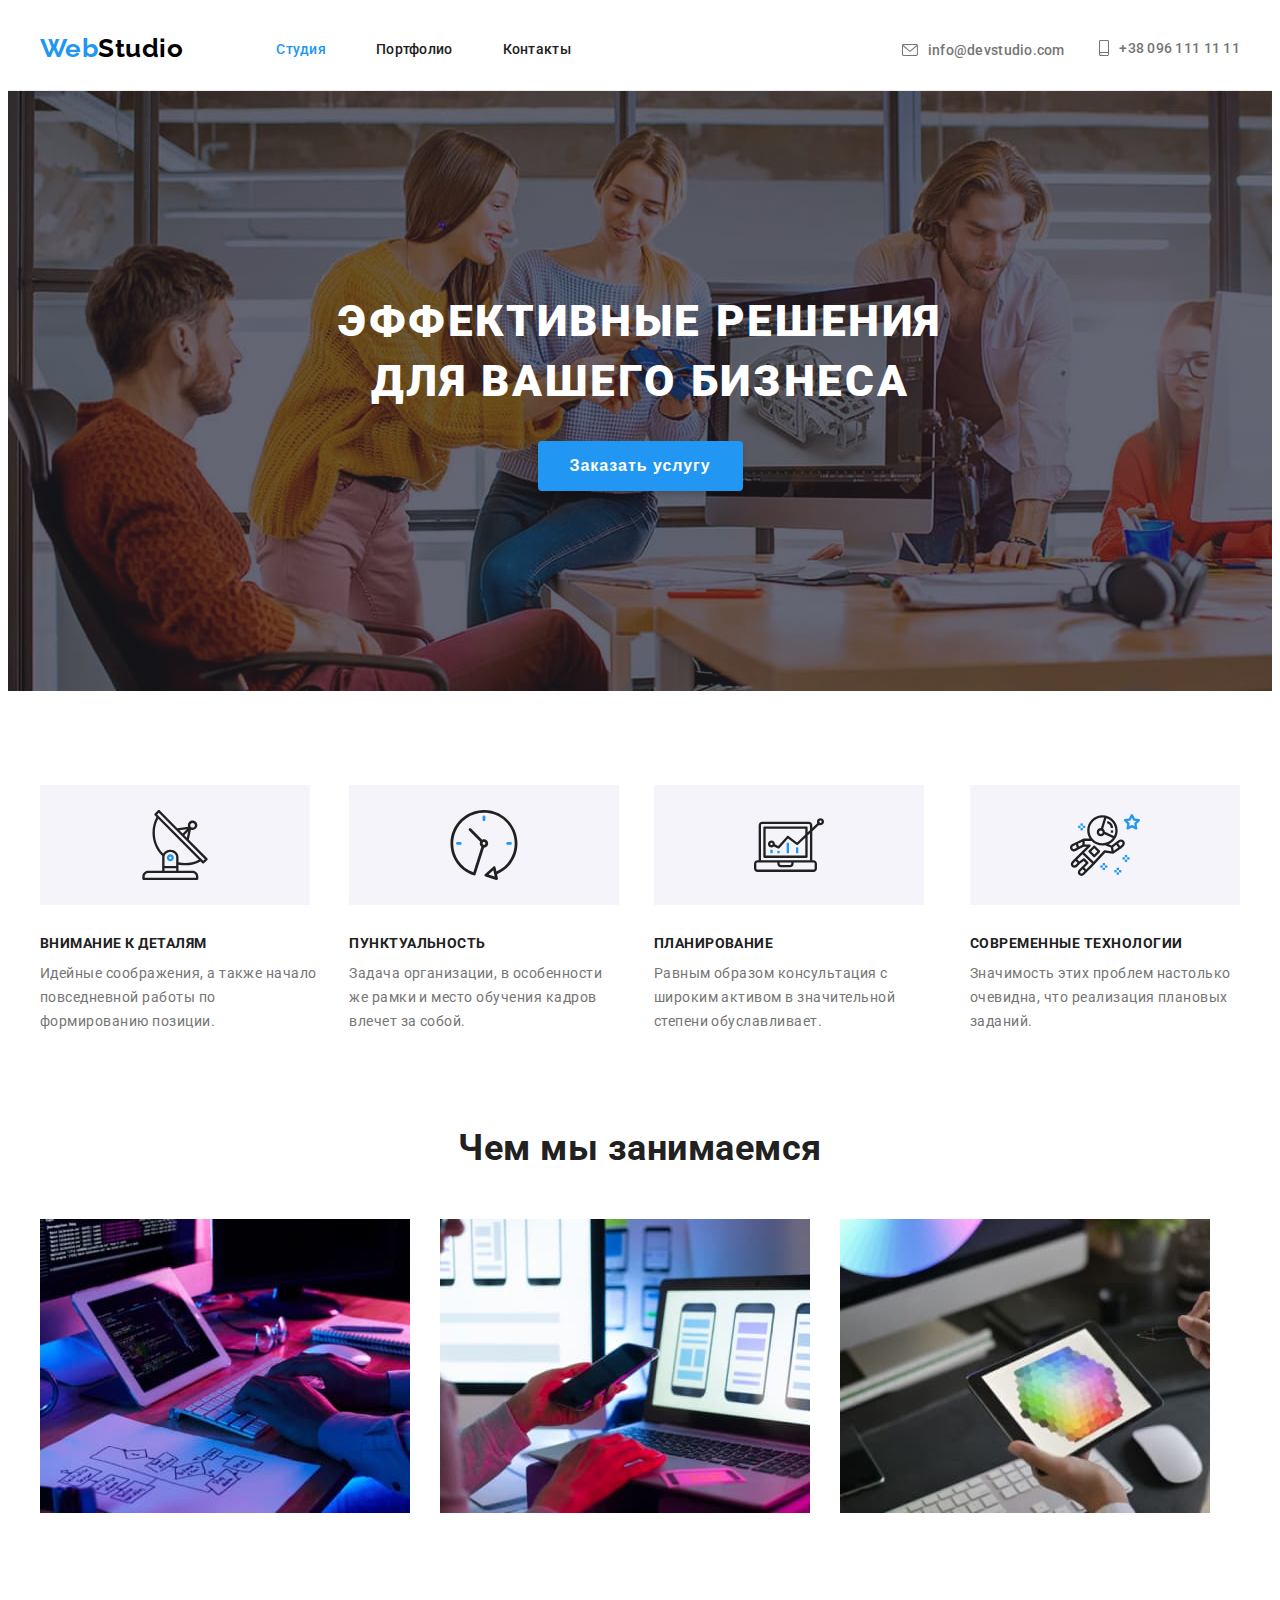
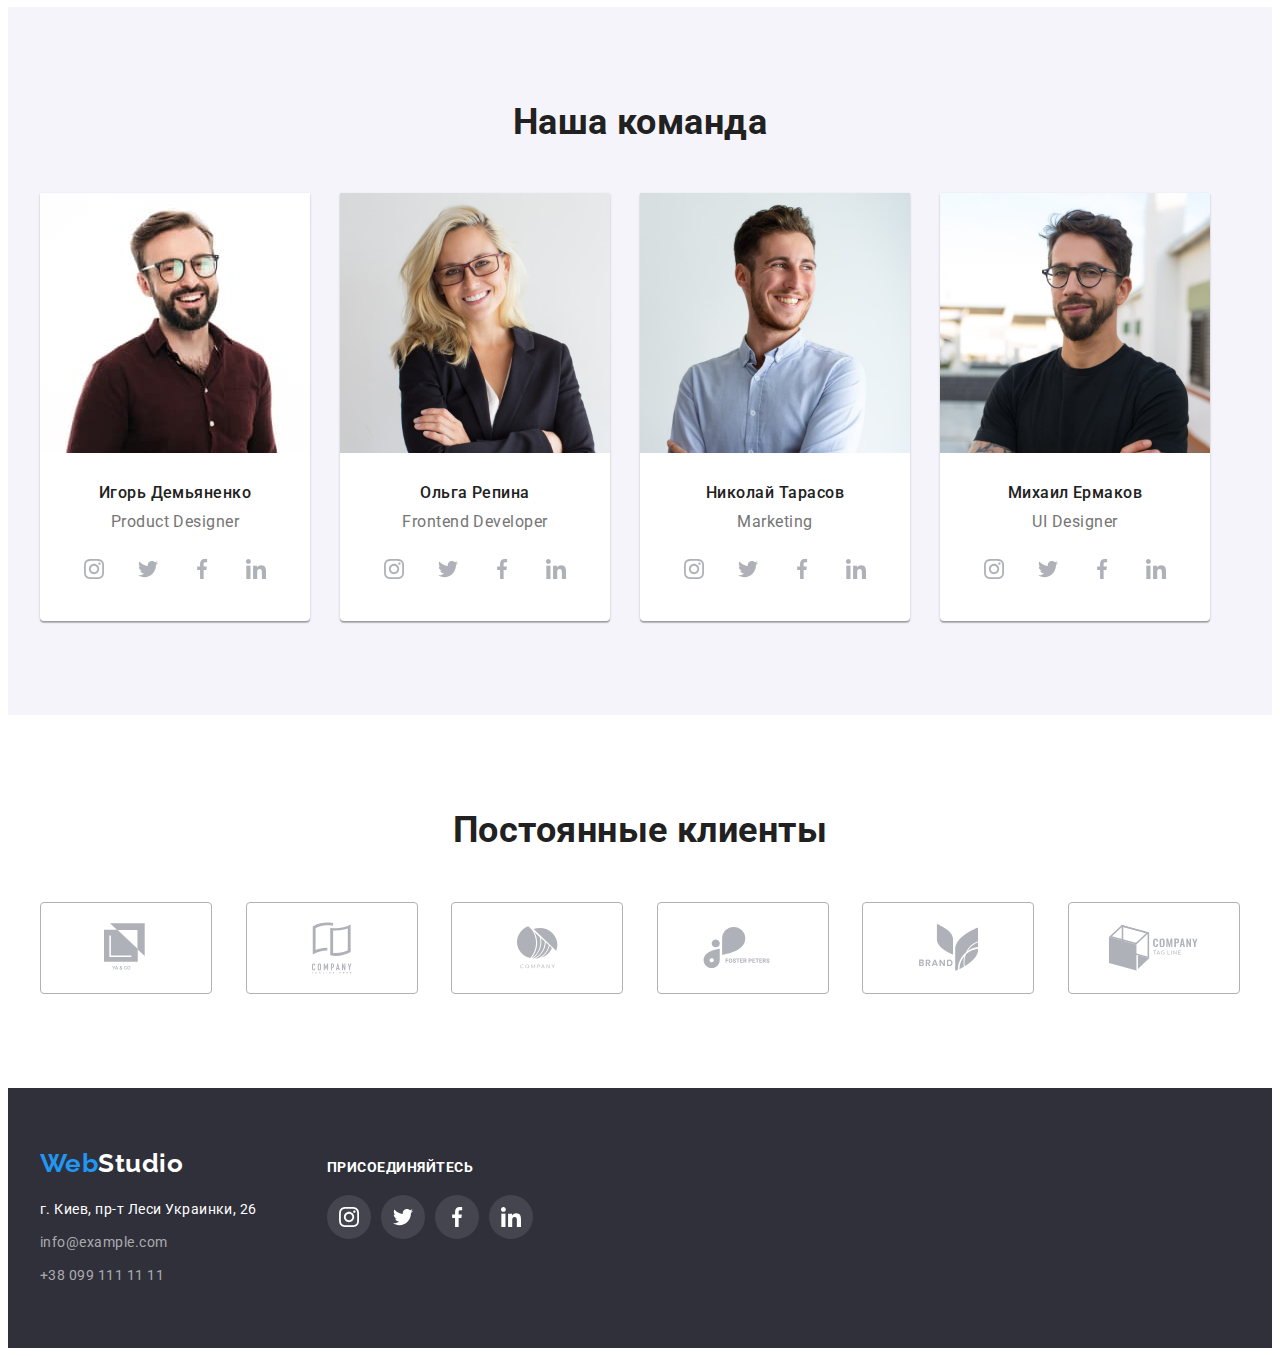
<file: index.html>
<!DOCTYPE html>
<html lang="ru">
  <head>
    <meta charset="UTF-8" />
    <meta name="viewport" content="width=device-width, initial-scale=1.0" />
    <title>WebStudio</title>
    <link rel="preconnect" href="https://fonts.gstatic.com" />
    <link
      href="https://fonts.googleapis.com/css2?family=Raleway:wght@700&family=Roboto:wght@400;500;700;900&display=swap"
      rel="stylesheet"
    />
    <link
      rel="stylesheet"
      href="https://cdnjs.cloudflare.com/ajax/libs/modern-normalize/1.0.0/modern-normalize.min.css"
      integrity="sha512-ISS7cAi1PEhQ8jnbJpJZMd29NlhNj4AWYyLOSp2CE/CsHxTCu+r+t0D2yoJudVrd0/8fTVPUVDzY5Tvli75u/g=="
      crossorigin="anonymous"
    />
    <link rel="stylesheet" href="./css/styles.css" />
  </head>
  <body>
    <!-- Шапка сайта -->
    <header class="header">
      <div class="container">
        <nav class="navigation">
          <a class="logo" href="./index.html"
            >Web<span class="logo-second">Studio</span></a
          >
          <ul class="nav-list">
            <li class="nav-item">
              <a class="nav-link active" href="./index.html">Студия</a>
            </li>
            <li class="nav-item">
              <a class="nav-link" href="./portfolio.html">Портфолио</a>
            </li>
            <li class="nav-item">
              <a class="nav-link" href="">Контакты</a>
            </li>
          </ul>
        </nav>
        <address class="contact-info">
          <a class="contact-item" href="mailto:info@devstudio.com">
            <svg class="icon-envelope" width="16" height="12">
              <use href="./images/sprite.svg#icon-envelope"></use>
            </svg>
            info@devstudio.com</a
          >
          <a class="contact-item" href="tel:+380961111111">
            <svg class="icon-smartphone" width="10" height="16">
              <use href="./images/sprite.svg#icon-smartphone"></use>
            </svg>
            +38 096 111 11 11</a
          >
        </address>
      </div>
    </header>

    <main>
      <!-- Герой -->
      <section class="hero">
        <h1 class="hero-title">Эффективные решения для вашего бизнеса</h1>
        <button class="button" type="button">Заказать услугу</button>
      </section>

      <!-- Преимущества -->
      <section class="advantages section">
        <div class="container">
          <h2 class="visually-hidden">Наши преимущества</h2>
          <ul class="advantages-list">
            <li class="advantages-item">
              <div class="advantages-icons">
                <svg class="adv-icon">
                  <use href="./images/sprite.svg#icon-antenna"></use>
                </svg>
              </div>
              <h3 class="advantages-title">Внимание к деталям</h3>
              <p class="advantages-text">
                Идейные соображения, а также начало повседневной работы по
                формированию позиции.
              </p>
            </li>
            <li class="advantages-item">
              <div class="advantages-icons">
                <svg class="adv-icon">
                  <use href="./images/sprite.svg#icon-clock"></use>
                </svg>
              </div>
              <h3 class="advantages-title">Пунктуальность</h3>
              <p class="advantages-text">
                Задача организации, в особенности же рамки и место обучения
                кадров влечет за собой.
              </p>
            </li>
            <li class="advantages-item">
              <div class="advantages-icons">
                <svg class="adv-icon">
                  <use href="./images/sprite.svg#icon-diagram"></use>
                </svg>
              </div>
              <h3 class="advantages-title">Планирование</h3>
              <p class="advantages-text">
                Равным образом консультация с широким активом в значительной
                степени обуславливает.
              </p>
            </li>
            <li class="advantages-item">
              <div class="advantages-icons">
                <svg class="adv-icon">
                  <use href="./images/sprite.svg#icon-astronaut"></use>
                </svg>
              </div>
              <h3 class="advantages-title">Современные технологии</h3>
              <p class="advantages-text">
                Значимость этих проблем настолько очевидна, что реализация
                плановых заданий.
              </p>
            </li>
          </ul>
        </div>
      </section>

      <!--Чем мы занимаемся-->
      <section class="works">
        <div class="container">
          <h2 class="title">Чем мы занимаемся</h2>
          <ul class="works-list">
            <li class="works-item">
              <a class="works-link" href=""
                ><img
                  class="works-photo"
                  src="images/computer.jpg"
                  alt="создание компьютерных программ"
                  width="370"
                  height="294"
              /></a>
            </li>
            <li class="works-item">
              <a class="works-link" href=""
                ><img
                  class="works-photo"
                  src="images/mobile.jpg"
                  alt="создание мобильных приложений"
                  width="370"
                  height="294"
              /></a>
            </li>
            <li class="works-item">
              <a class="works-link" href=""
                ><img
                  class="works-photo"
                  src="images/ipad.jpg"
                  alt="создание айпад приложений"
                  width="370"
                  height="294"
              /></a>
            </li>
          </ul>
        </div>
      </section>

      <!--Наша команда-->
      <section class="team section">
        <div class="container">
          <h2 class="title">Наша команда</h2>
          <ul class="team-list">
            <li class="team-item">
              <img
                class="team-photo"
                src="images/person-1.jpg"
                alt="Игорь Демьяненко"
                width="270"
                height="260"
              />
              <div class="team-description">
                <h3 class="team-title">Игорь Демьяненко</h3>
                <p class="team-text">Product Designer</p>
                <ul class="social-links">
                  <li class="social-item">
                    <a class="social-link" href="">
                      <svg class="social-icon">
                        <use href="./images/sprite.svg#icon-instagram"></use>
                      </svg>
                    </a>
                  </li>
                  <li class="social-item">
                    <a class="social-link" href="">
                      <svg class="social-icon">
                        <use href="./images/sprite.svg#icon-twitter"></use>
                      </svg>
                    </a>
                  </li>
                  <li class="social-item">
                    <a class="social-link" href="">
                      <svg class="social-icon">
                        <use href="./images/sprite.svg#icon-facebook"></use>
                      </svg>
                    </a>
                  </li>
                  <li class="social-item">
                    <a class="social-link" href="">
                      <svg class="social-icon">
                        <use href="./images/sprite.svg#icon-linkedin"></use>
                      </svg>
                    </a>
                  </li>
                </ul>
              </div>
            </li>
            <li class="team-item">
              <img
                class="team-photo"
                src="images/person-2.jpg"
                alt="Ольга Репина"
                width="270"
                height="260"
              />
              <div class="team-description">
                <h3 class="team-title">Ольга Репина</h3>
                <p class="team-text">Frontend Developer</p>
                <ul class="social-links">
                  <li class="social-item">
                    <a class="social-link" href="">
                      <svg class="social-icon">
                        <use href="./images/sprite.svg#icon-instagram"></use>
                      </svg>
                    </a>
                  </li>
                  <li class="social-item">
                    <a class="social-link" href="">
                      <svg class="social-icon">
                        <use href="./images/sprite.svg#icon-twitter"></use>
                      </svg>
                    </a>
                  </li>
                  <li class="social-item">
                    <a class="social-link" href="">
                      <svg class="social-icon">
                        <use href="./images/sprite.svg#icon-facebook"></use>
                      </svg>
                    </a>
                  </li>
                  <li class="social-item">
                    <a class="social-link" href="">
                      <svg class="social-icon">
                        <use href="./images/sprite.svg#icon-linkedin"></use>
                      </svg>
                    </a>
                  </li>
                </ul>
              </div>
            </li>
            <li class="team-item">
              <img
                class="team-photo"
                src="images/person-3.jpg"
                alt="Николай Тарасов"
                width="270"
                height="260"
              />
              <div class="team-description">
                <h3 class="team-title">Николай Тарасов</h3>
                <p class="team-text">Marketing</p>
                <ul class="social-links">
                  <li class="social-item">
                    <a class="social-link" href="">
                      <svg class="social-icon">
                        <use href="./images/sprite.svg#icon-instagram"></use>
                      </svg>
                    </a>
                  </li>
                  <li class="social-item">
                    <a class="social-link" href="">
                      <svg class="social-icon">
                        <use href="./images/sprite.svg#icon-twitter"></use>
                      </svg>
                    </a>
                  </li>
                  <li class="social-item">
                    <a class="social-link" href="">
                      <svg class="social-icon">
                        <use href="./images/sprite.svg#icon-facebook"></use>
                      </svg>
                    </a>
                  </li>
                  <li class="social-item">
                    <a class="social-link" href="">
                      <svg class="social-icon">
                        <use href="./images/sprite.svg#icon-linkedin"></use>
                      </svg>
                    </a>
                  </li>
                </ul>
              </div>
            </li>
            <li class="team-item">
              <img
                class="team-photo"
                src="images/person-4.jpg"
                alt="Михаил Ермаков"
                width="270"
                height="260"
              />
              <div class="team-description">
                <h3 class="team-title">Михаил Ермаков</h3>
                <p class="team-text">UI Designer</p>
                <ul class="social-links">
                  <li class="social-item">
                    <a class="social-link" href="">
                      <svg class="social-icon">
                        <use href="./images/sprite.svg#icon-instagram"></use>
                      </svg>
                    </a>
                  </li>
                  <li class="social-item">
                    <a class="social-link" href="">
                      <svg class="social-icon">
                        <use href="./images/sprite.svg#icon-twitter"></use>
                      </svg>
                    </a>
                  </li>
                  <li class="social-item">
                    <a class="social-link" href="">
                      <svg class="social-icon">
                        <use href="./images/sprite.svg#icon-facebook"></use>
                      </svg>
                    </a>
                  </li>
                  <li class="social-item">
                    <a class="social-link" href="">
                      <svg class="social-icon">
                        <use href="./images/sprite.svg#icon-linkedin"></use>
                      </svg>
                    </a>
                  </li>
                </ul>
              </div>
            </li>
          </ul>
        </div>
      </section>
    </main>

    <!--Постоянные клиенты-->
    <section class="clients section">
      <div class="container">
        <h2 class="title">Постоянные клиенты</h2>
        <ul class="clients-list">
          <li class="clients-item">
            <a class="clients-link" href="">
              <svg class="clients-icon" width="45" height="50">
                <use href="./images/sprite.svg#icon-logo-1"></use>
              </svg>
            </a>
          </li>
          <li class="clients-item">
            <a class="clients-link" href="">
              <svg class="clients-icon" width="40" height="52">
                <use href="./images/sprite.svg#icon-logo-2"></use>
              </svg>
            </a>
          </li>
          <li class="clients-item">
            <a class="clients-link" href="">
              <svg class="clients-icon" width="41" height="43">
                <use href="./images/sprite.svg#icon-logo-3"></use>
              </svg>
            </a>
          </li>
          <li class="clients-item">
            <a class="clients-link" href="">
              <svg class="clients-icon" width="80" height="42">
                <use href="./images/sprite.svg#icon-logo-4"></use>
              </svg>
            </a>
          </li>
          <li class="clients-item">
            <a class="clients-link" href="">
              <svg class="clients-icon" width="59" height="47">
                <use href="./images/sprite.svg#icon-logo-5"></use>
              </svg>
            </a>
          </li>
          <li class="clients-item">
            <a class="clients-link" href="">
              <svg class="clients-icon" width="89" height="46">
                <use href="./images/sprite.svg#icon-logo-6"></use>
              </svg>
            </a>
          </li>
        </ul>
      </div>
    </section>

    <!-- Футер -->
    <footer class="footer">
      <div class="container">
        <div class="optional">
          <div class="left-side">
            <a class="logo" href="./index.html"
              >Web<span class="logo-second dark">Studio</span></a
            >
            <p class="footer-text">г. Киев, пр-т Леси Украинки, 26</p>
            <address class="footer-contacts">
              <a class="footer-contact-info" href="mailto:info@example.com"
                >info@example.com</a
              >
              <a class="footer-contact-info" href="tel:+380991111111"
                >+38 099 111 11 11</a
              >
            </address>
          </div>
          <div class="join">
            <p class="join-text">присоединяйтесь</p>
            <ul class="social-links">
              <li class="social-join-item">
                <a class="social-link" href="">
                  <svg class="social-icon">
                    <use href="./images/sprite.svg#icon-instagram"></use>
                  </svg>
                </a>
              </li>
              <li class="social-join-item">
                <a class="social-link" href="">
                  <svg class="social-icon">
                    <use href="./images/sprite.svg#icon-twitter"></use>
                  </svg>
                </a>
              </li>
              <li class="social-join-item">
                <a class="social-link" href="">
                  <svg class="social-icon">
                    <use href="./images/sprite.svg#icon-facebook"></use>
                  </svg>
                </a>
              </li>
              <li class="social-join-item">
                <a class="social-link" href="">
                  <svg class="social-icon">
                    <use href="./images/sprite.svg#icon-linkedin"></use>
                  </svg>
                </a>
              </li>
            </ul>
          </div>
        </div>
      </div>
    </footer>
  </body>
</html>
</file>
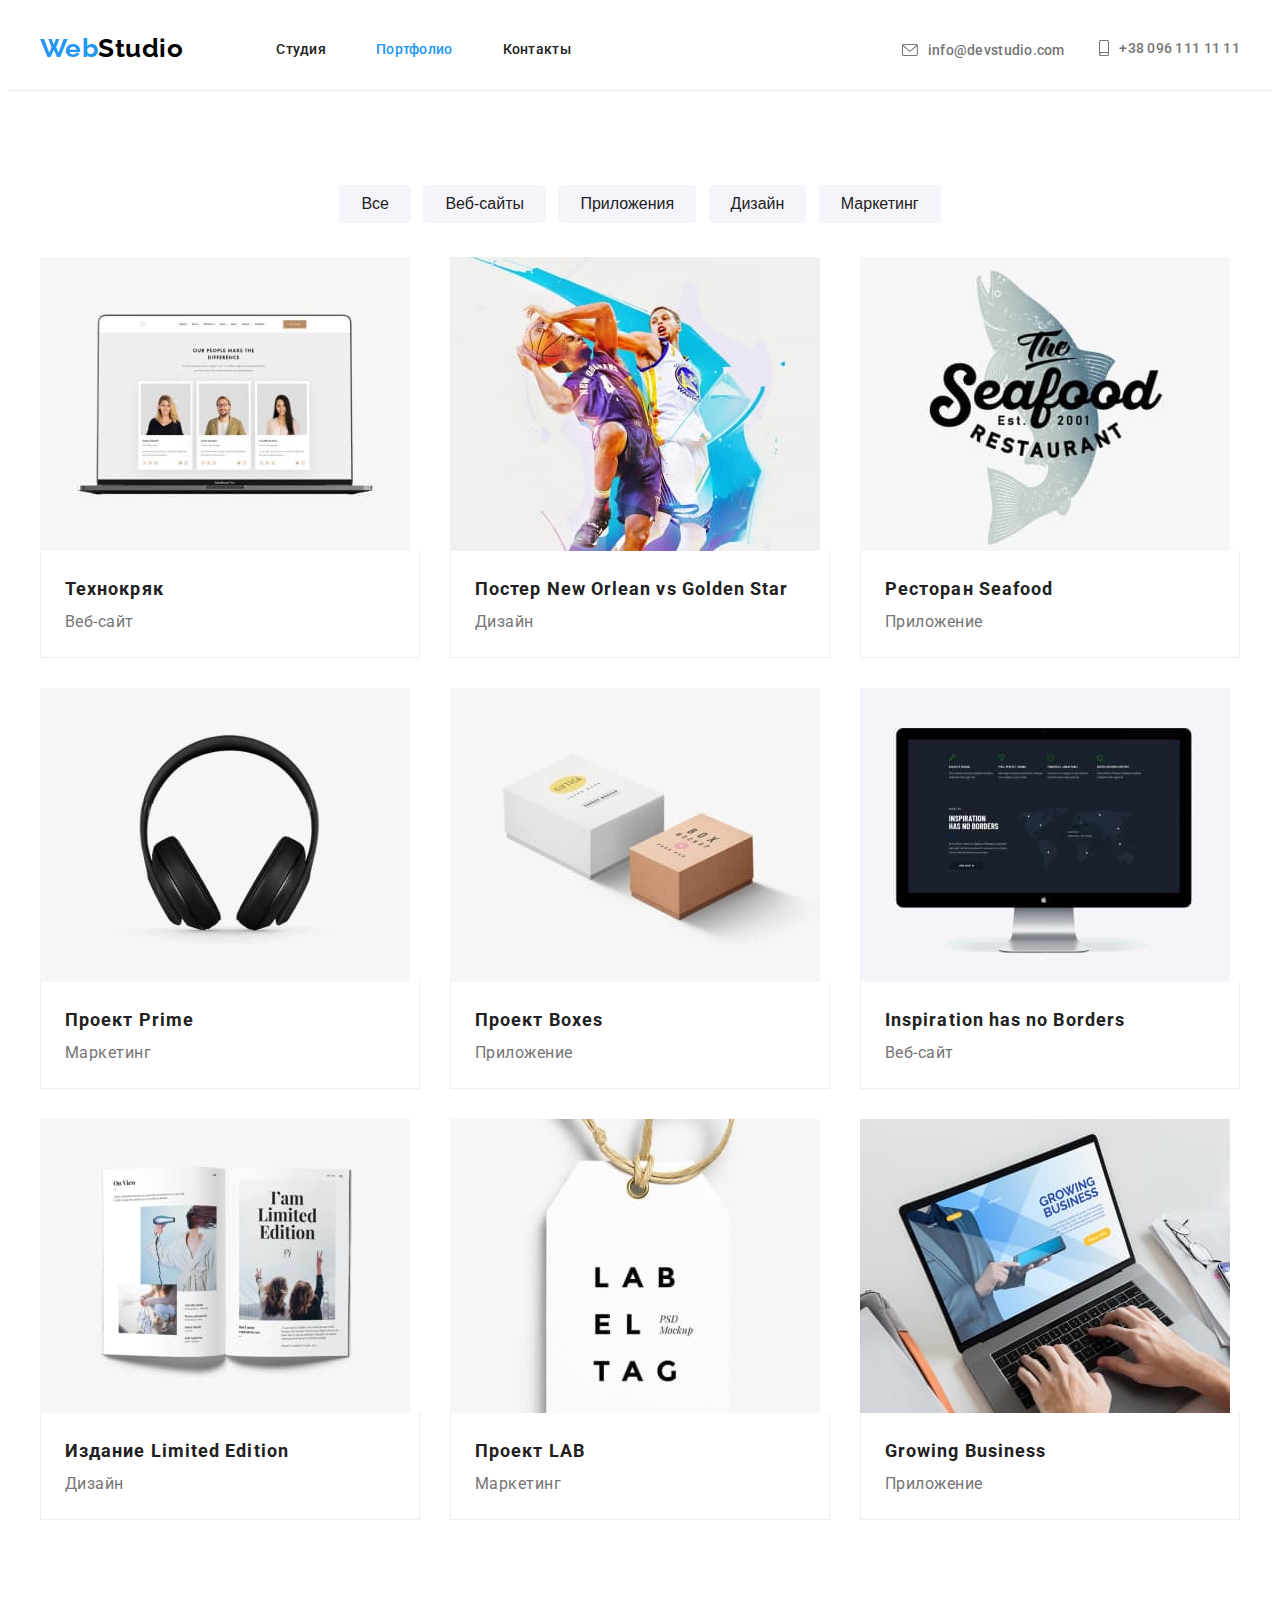
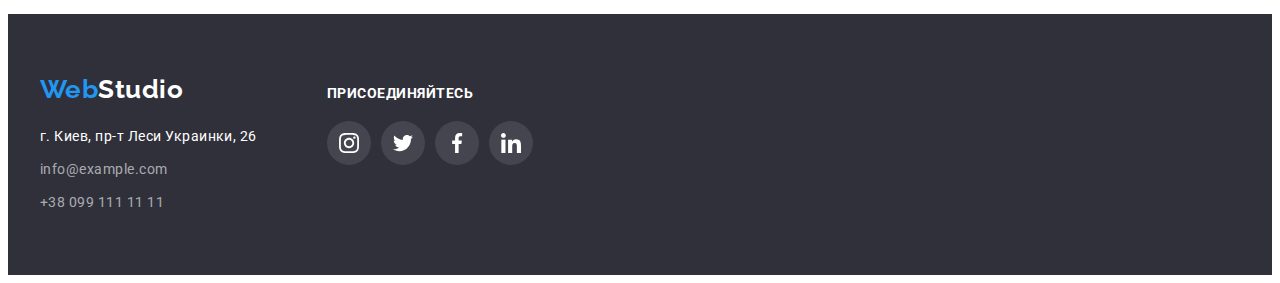
<file: portfolio.html>
<!DOCTYPE html>
<html lang="ru">
  <head>
    <meta charset="UTF-8" />
    <meta name="viewport" content="width=device-width, initial-scale=1.0" />
    <title>Portfolio</title>
    <link rel="preconnect" href="https://fonts.gstatic.com" />
    <link
      href="https://fonts.googleapis.com/css2?family=Raleway:wght@700&family=Roboto:wght@400;500;700;900&display=swap"
      rel="stylesheet"
    />
    <link
      rel="stylesheet"
      href="https://cdnjs.cloudflare.com/ajax/libs/modern-normalize/1.0.0/modern-normalize.min.css"
      integrity="sha512-ISS7cAi1PEhQ8jnbJpJZMd29NlhNj4AWYyLOSp2CE/CsHxTCu+r+t0D2yoJudVrd0/8fTVPUVDzY5Tvli75u/g=="
      crossorigin="anonymous"
    />
    <link rel="stylesheet" href="./css/styles.css" />
  </head>
  <body>
    <!-- Шапка сайта -->
    <header class="header">
      <div class="container">
        <nav class="navigation">
          <a class="logo" href="./index.html"
            >Web<span class="logo-second">Studio</span></a
          >
          <ul class="nav-list">
            <li class="nav-item">
              <a class="nav-link" href="./index.html">Студия</a>
            </li>
            <li class="nav-item">
              <a class="nav-link active" href="./portfolio.html">Портфолио</a>
            </li>
            <li class="nav-item">
              <a class="nav-link" href="">Контакты</a>
            </li>
          </ul>
        </nav>
        <address class="contact-info">
          <a class="contact-item" href="mailto:info@devstudio.com">
            <svg class="icon-envelope" width="16" height="12">
              <use href="./images/sprite.svg#icon-envelope"></use>
            </svg>
            info@devstudio.com</a
          >
          <a class="contact-item" href="tel:+380961111111">
            <svg class="icon-smartphone" width="10" height="16">
              <use href="./images/sprite.svg#icon-smartphone"></use>
            </svg>
            +38 096 111 11 11</a
          >
        </address>
      </div>
    </header>

    <!-- Главная часть -->
    <main class="main-portfolio section">
      <div class="container">
        <h1 class="visually-hidden">Портфолио</h1>
        <div class="buttons">
          <button class="button-portfolio" type="button">Все</button>
          <button class="button-portfolio" type="button">Веб-сайты</button>
          <button class="button-portfolio" type="button">Приложения</button>
          <button class="button-portfolio" type="button">Дизайн</button>
          <button class="button-portfolio" type="button">Маркетинг</button>
        </div>
        <ul class="portfolio-list">
          <li class="portfolio-item">
            <a class="portfolio-link" href="">
              <img
                class="portfolio-photo"
                src="./images/portfolio-1.jpg"
                alt="три человека на дисплее компютера"
                width="370"
                height="294"
              />
              <div class="portfolio-description">
                <h2 class="portfolio-title">Технокряк</h2>
                <p class="portfolio-text">Веб-сайт</p>
              </div>
            </a>
          </li>
          <li class="portfolio-item">
            <a class="portfolio-link" href="">
              <img
                class="portfolio-photo"
                src="./images/portfolio-2.jpg"
                alt="два баскетболиста"
                width="370"
                height="294"
              />
              <div class="portfolio-description">
                <h2 class="portfolio-title">
                  Постер New Orlean vs Golden Star
                </h2>
                <p class="portfolio-text">Дизайн</p>
              </div>
            </a>
          </li>
          <li class="portfolio-item">
            <a class="portfolio-link" href="">
              <img
                class="portfolio-photo"
                src="./images/portfolio-3.jpg"
                alt="лейбл ресторана на фоне рибы"
                width="370"
                height="294"
              />
              <div class="portfolio-description">
                <h2 class="portfolio-title">Ресторан Seafood</h2>
                <p class="portfolio-text">Приложение</p>
              </div>
            </a>
          </li>
          <li class="portfolio-item">
            <a class="portfolio-link" href="">
              <img
                class="portfolio-photo"
                src="./images/portfolio-4.jpg"
                alt="наушники"
                width="370"
                height="294"
              />
              <div class="portfolio-description">
                <h2 class="portfolio-title">Проект Prime</h2>
                <p class="portfolio-text">Маркетинг</p>
              </div>
            </a>
          </li>
          <li class="portfolio-item">
            <a class="portfolio-link" href="">
              <img
                class="portfolio-photo"
                src="./images/portfolio-5.jpg"
                alt="две коробки"
                width="370"
                height="294"
              />
              <div class="portfolio-description">
                <h2 class="portfolio-title">Проект Boxes</h2>
                <p class="portfolio-text">Приложение</p>
              </div>
            </a>
          </li>
          <li class="portfolio-item">
            <a class="portfolio-link" href="">
              <img
                class="portfolio-photo"
                src="./images/portfolio-6.jpg"
                alt="монитор компютера"
                width="370"
                height="294"
              />
              <div class="portfolio-description">
                <h2 class="portfolio-title">Inspiration has no Borders</h2>
                <p class="portfolio-text">Веб-сайт</p>
              </div>
            </a>
          </li>
          <li class="portfolio-item">
            <a class="portfolio-link" href="">
              <img
                class="portfolio-photo"
                src="./images/portfolio-7.jpg"
                alt="откритая книга"
                width="370"
                height="294"
              />
              <div class="portfolio-description">
                <h2 class="portfolio-title">Издание Limited Edition</h2>
                <p class="portfolio-text">Дизайн</p>
              </div>
            </a>
          </li>
          <li class="portfolio-item">
            <a class="portfolio-link" href="">
              <img
                class="portfolio-photo"
                src="./images/portfolio-8.jpg"
                alt="ярлык"
                width="370"
                height="294"
              />
              <div class="portfolio-description">
                <h2 class="portfolio-title">Проект LAB</h2>
                <p class="portfolio-text">Маркетинг</p>
              </div>
            </a>
          </li>
          <li class="portfolio-item">
            <a class="portfolio-link" href="">
              <img
                class="portfolio-photo"
                src="./images/portfolio-9.jpg"
                alt="работа за компютером"
                width="370"
                height="294"
              />
              <div class="portfolio-description">
                <h2 class="portfolio-title">Growing Business</h2>
                <p class="portfolio-text">Приложение</p>
              </div></a
            >
          </li>
        </ul>
      </div>
    </main>

    <!-- Футер -->
    <footer class="footer">
      <div class="container">
        <div class="optional">
          <div class="left-side">
            <a class="logo" href="./index.html"
              >Web<span class="logo-second dark">Studio</span></a
            >
            <p class="footer-text">г. Киев, пр-т Леси Украинки, 26</p>
            <address class="footer-contacts">
              <a class="footer-contact-info" href="mailto:info@example.com"
                >info@example.com</a
              >
              <a class="footer-contact-info" href="tel:+380991111111"
                >+38 099 111 11 11</a
              >
            </address>
          </div>
          <div class="join">
            <p class="join-text">присоединяйтесь</p>
            <ul class="social-links">
              <li class="social-join-item">
                <a class="social-link" href="">
                  <svg class="social-icon">
                    <use href="./images/sprite.svg#icon-instagram"></use>
                  </svg>
                </a>
              </li>
              <li class="social-join-item">
                <a class="social-link" href="">
                  <svg class="social-icon">
                    <use href="./images/sprite.svg#icon-twitter"></use>
                  </svg>
                </a>
              </li>
              <li class="social-join-item">
                <a class="social-link" href="">
                  <svg class="social-icon">
                    <use href="./images/sprite.svg#icon-facebook"></use>
                  </svg>
                </a>
              </li>
              <li class="social-join-item">
                <a class="social-link" href="">
                  <svg class="social-icon">
                    <use href="./images/sprite.svg#icon-linkedin"></use>
                  </svg>
                </a>
              </li>
            </ul>
          </div>
        </div>
      </div>
    </footer>
  </body>
</html>
</file>
<file: css/styles.css>
:root {
  --accent-color: #2196f3;
  --main-primary-color: #757575;
  --main-secondary-color: #212121;
  --secondary-accent-color: #ffffff;
  --secondary-background-color: #2f303a;
  --main-background-color: #e5e5e5;
  --third-background-color: #f5f4fa;
}

/* ------COMMON------ */
body {
  color: var(--main-primary-color);
  font-family: "Roboto", sans-serif;
  font-style: normal;
  letter-spacing: 0.03em;
}

a {
  text-decoration: none;
}

h1,
h2,
h3 {
  margin: 0;
}

img {
  display: block;
  max-width: 100%;
  height: auto;
}

p {
  margin: 0;
}

ul {
  padding: 0;
  margin: 0;

  list-style: none;
}

.container {
  padding-left: 15px;
  padding-right: 15px;
  margin-left: auto;
  margin-right: auto;
  width: 1200px;
}

.nav-link,
.contact-item {
  font-style: normal;
  font-weight: 500;
  font-size: 14px;
  line-height: 1.143;
  letter-spacing: 0.02em;
}

.logo {
  font-family: "Raleway", sans-serif;
  font-weight: 700;
  font-size: 26px;
  line-height: 1.192;
  display: inline-block;

  color: var(--accent-color);
}

.social-links {
  display: flex;
  justify-content: space-between;
}

.social-icon {
  width: 20px;
  height: 20px;
}

.social-link {
  display: flex;
  align-items: center;
  justify-content: center;
  width: 44px;
  height: 44px;
}

.section {
  padding-top: 94px;
  padding-bottom: 94px;
}

.title {
  font-weight: 700;
  font-size: 36px;
  line-height: 1.17;
  text-align: center;

  color: var(--main-secondary-color);
}
/* ------END COMMON------ */

/* ------HEADER------ */
.header {
  background-color: var(--secondary-accent-color);
  border-bottom: 1px solid #ececec;
}

.header .container,
.header .navigation {
  display: flex;
  align-items: center;
}

.header .nav-list {
  display: flex;
}

.header .logo {
  margin-right: 93px;
  padding-top: 24px;
  padding-bottom: 25px;
}

.logo .logo-second {
  color: #000000;
}

.nav-list .nav-item:not(:last-child) {
  margin-right: 50px;
}
.nav-link {
  padding-top: 32px;
  padding-bottom: 32px;
  display: inline-block;

  color: var(--main-secondary-color);
}

.nav-link.active {
  color: var(--accent-color);
}

.nav-link:hover,
.nav-link:focus {
  color: var(--accent-color);
}

.contact-item:not(:last-child) {
  margin-right: 30px;
}

.contact-item {
  padding-top: 32px;
  padding-bottom: 32px;

  display: inline-flex;
  align-items: center;

  color: var(--main-primary-color);
}

.contact-item:hover,
.contact-item:focus {
  color: var(--accent-color);
}

.header .contact-info {
  margin-left: auto;
}

.icon-envelope,
.icon-smartphone {
  margin-right: 10px;
  fill: currentColor;
}
/* ------END HEADER------ */

/* ------HERO------ */
.hero {
  padding-top: 200px;
  padding-bottom: 200px;

  text-align: center;
  background-color: #c4c4c4;

  background-image: linear-gradient(
      rgba(47, 48, 58, 0.4),
      rgba(47, 48, 58, 0.4)
    ),
    url("../images/hero.jpg");
  background-repeat: no-repeat;
  background-size: cover;
}

.hero .hero-title {
  width: 696px;
  margin-right: auto;
  margin-bottom: 30px;
  margin-left: auto;

  font-weight: 900;
  font-size: 44px;
  line-height: 1.364;
  text-align: center;
  text-transform: uppercase;
  letter-spacing: 0.06em;

  color: var(--secondary-accent-color);
}

.hero .button {
  padding-top: 10px;
  padding-right: 32px;
  padding-bottom: 10px;
  padding-left: 32px;

  font-weight: 700;
  font-size: 16px;
  line-height: 1.88;
  letter-spacing: 0.06em;
  cursor: pointer;

  color: var(--secondary-accent-color);

  border: none;
  box-shadow: 0px 4px 4px rgba(0, 0, 0, 0.15);
  border-radius: 4px;
  background-color: var(--accent-color);
}
/* ------END HERO------ */

/* ------ADVANTAGES------ */
.visually-hidden {
  position: absolute;
  width: 1px;
  height: 1px;
  margin: -1px;
  border: 0;
  padding: 0;

  white-space: nowrap;
  clip-path: inset(100%);
  clip: rect(0 0 0 0);
  overflow: hidden;
}

.advantages {
  background-color: var(--background-color);
}

.advantages-item {
  min-width: 270px;
  min-height: 101px;
}

.advantages-item:not(:last-child) {
  margin-right: 30px;
}

.advantages-title {
  margin-bottom: 10px;

  font-weight: 700;
  font-size: 14px;
  line-height: 1.143;
  text-transform: uppercase;

  color: var(--main-secondary-color);
}
.advantages-list {
  display: flex;
}

.advantages-text {
  font-weight: 400;
  font-size: 14px;
  line-height: 1.7143;
  text-align: left;
}

.advantages-icons {
  display: flex;
  justify-content: center;
  align-items: center;
  width: 270px;
  height: 120px;
  margin-bottom: 30px;

  background-color: var(--third-background-color);
}

.adv-icon {
  width: 70px;
  height: 70px;
}
/* ------END ADVANTAGES------ */

/* ------OUR WORKS------ */
.works {
  background-color: var(--background-color);
  padding-bottom: 94px;
}

.works .title {
  margin-bottom: 50px;
}

.works .works-list {
  display: flex;
}

.works .works-item:not(:last-child) {
  margin-right: 30px;
}
/* ------END OUR WORKS------ */

/* ------OUR TEAM------ */
.team {
  background-color: var(--third-background-color);
}

.team .title {
  margin-bottom: 50px;
}

.team .team-list {
  display: flex;
}

.team .team-item {
  background: #ffffff;
  box-shadow: 0px 1px 3px rgba(0, 0, 0, 0.12), 0px 1px 1px rgba(0, 0, 0, 0.14),
    0px 2px 1px rgba(0, 0, 0, 0.2);
  border-radius: 0px 0px 4px 4px;
}

.team .team-item:not(:last-child) {
  margin-right: 30px;
}

.team-title {
  margin-bottom: 10px;

  font-weight: 500;
  font-size: 16px;
  line-height: 1.19;

  color: var(--main-secondary-color);
}

.team-text {
  margin-bottom: 16px;

  font-weight: 400;
  font-size: 16px;
  line-height: 1.19;
}

.team-description {
  padding-top: 30px;
  padding-right: 32px;
  padding-bottom: 30px;
  padding-left: 32px;

  text-align: center;
}

.team .social-icon {
  fill: currentColor;
}

.team .social-link {
  color: #afb1b8;
  background-color: var(--secondary-accent-color);
  border-radius: 50%;
}

.team .social-link:hover,
.team .social-link:focus {
  color: var(--secondary-accent-color);
  background-color: var(--accent-color);
}
/* ------END OUR TEAM------ */

/* ------CLIENTS------ */
.clients {
  background-color: var(--background-color);
}

.clients .title {
  margin-bottom: 50px;
}

.clients-list {
  display: flex;
  justify-content: space-between;
}

.clients-link {
  display: flex;
  justify-content: center;
  align-items: center;
  width: 170px;
  height: 90px;

  color: #afb1b8;
  border: 1px solid #afb1b8;
  border-radius: 4px;
}

.clients-link:hover,
.clients-link:focus {
  color: var(--accent-color);
  border-color: var(--accent-color);
}

.clients-icon {
  fill: currentColor;
}
/* ------END CLIENTS------ */

/* ------FOOTER------ */
.footer {
  padding-top: 60px;
  padding-bottom: 60px;

  background-color: var(--secondary-background-color);
}

/* временние параметри, не знаю как по другому регулировать*/
/*.footer-text,
.footer-contact-info {
  height: 21px;
}

.footer .logo {
  height: 31px;
}
//////////////////////////////////////////////////*/
.footer-text {
  font-weight: 400;
  font-size: 14px;
  line-height: 1.714;
  color: var(--secondary-accent-color);
}

.footer-contact-info {
  font-style: normal;
  font-weight: 400;
  font-size: 14px;
  line-height: 1.71;

  color: rgba(255, 255, 255, 0.6);
}

.logo-second.dark {
  color: var(--secondary-accent-color);
}

.footer .footer-text,
.footer .footer-contact-info:not(:last-child) {
  margin-bottom: 9px;
}

.footer .footer-contacts {
  display: flex;
  flex-direction: column;
}

.footer .logo {
  margin-bottom: 20px;
}

.footer .join-text {
  margin-bottom: 20px;

  font-weight: 700;
  font-size: 14px;
  line-height: 1.143;
  text-transform: uppercase;

  color: var(--secondary-accent-color);
}

.optional {
  display: flex;
  align-items: baseline;
}

.left-side {
  margin-right: 70px;
}

.footer .social-links {
  width: 206px;
}

.footer .social-icon {
  fill: currentColor;
}

.footer .social-link {
  color: var(--secondary-accent-color);
  background-color: rgba(255, 255, 255, 0.1);
  border-radius: 50%;
}

.footer .social-link:hover,
.footer .social-link:focus {
  background-color: var(--accent-color);
}
/* ------END FOOTER------ */

/* ------PORTFOLIO MAIN------ */
.portfolio {
  background-color: var(--main-background-color);
}
.button-portfolio {
  font-weight: 500;
  font-size: 16px;
  line-height: 1.63;

  color: var(--main-secondary-color);

  background-color: var(--third-background-color);
}

.buttons {
  margin-bottom: 34px;

  text-align: center;
  margin-left: auto;
  margin-right: auto;
}

.button-portfolio:not(:last-child) {
  margin-right: 8px;
}

.button-portfolio {
  padding-top: 6px;
  padding-right: 22px;
  padding-bottom: 6px;
  padding-left: 22px;

  font-weight: 500;
  font-size: 16px;
  line-height: 1.625;

  border-radius: 4px;
  border: none;
  cursor: pointer;
}

.button-portfolio:hover,
.button-portfolio:focus {
  border: none;

  box-shadow: 0px 3px 1px rgba(0, 0, 0, 0.1), 0px 1px 2px rgba(0, 0, 0, 0.08),
    0px 2px 2px rgba(0, 0, 0, 0.12);
  border-radius: 4px;

  color: var(--secondary-accent-color);

  background-color: var(--accent-color);
}

.portfolio-list {
  display: flex;
  flex-wrap: wrap;
}

.portfolio-item {
  width: calc((100% - 60px) / 3);
  margin-right: 30px;
  margin-bottom: 30px;
}

.portfolio-item:nth-child(3n) {
  margin-right: 0;
}

.portfolio-item:nth-last-child(-n + 3) {
  margin-bottom: 0;
}

/* АЛЬТЕРНАТИВА

.portfolio-item:not(:nth-child(3n)) {
  margin-right: 30px;
}

.portfolio-item:not(:nth-last-child(-n + 3)) {
  margin-bottom: 30px;
} */

.portfolio-item:hover,
.portfolio-item:focus {
  box-shadow: 0px 1px 1px rgba(0, 0, 0, 0.12), 0px 4px 4px rgba(0, 0, 0, 0.06),
    1px 4px 6px rgba(0, 0, 0, 0.16);
}

.portfolio-description {
  padding-top: 20px;
  padding-right: 24px;
  padding-bottom: 20px;
  padding-left: 24px;

  border-right: 1px solid #eeeeee;
  border-bottom: 1px solid #eeeeee;
  border-left: 1px solid #eeeeee;
}

.portfolio-title {
  font-weight: 700;
  font-size: 18px;
  line-height: 2;
  letter-spacing: 0.06em;

  color: var(--main-secondary-color);
}

.portfolio-text {
  font-weight: 400;
  font-size: 16px;
  line-height: 1.875;
}

.portfolio-link {
  color: inherit;
}
/* ------ END PORTFOLIO MAIN------ */ ;
</file>
